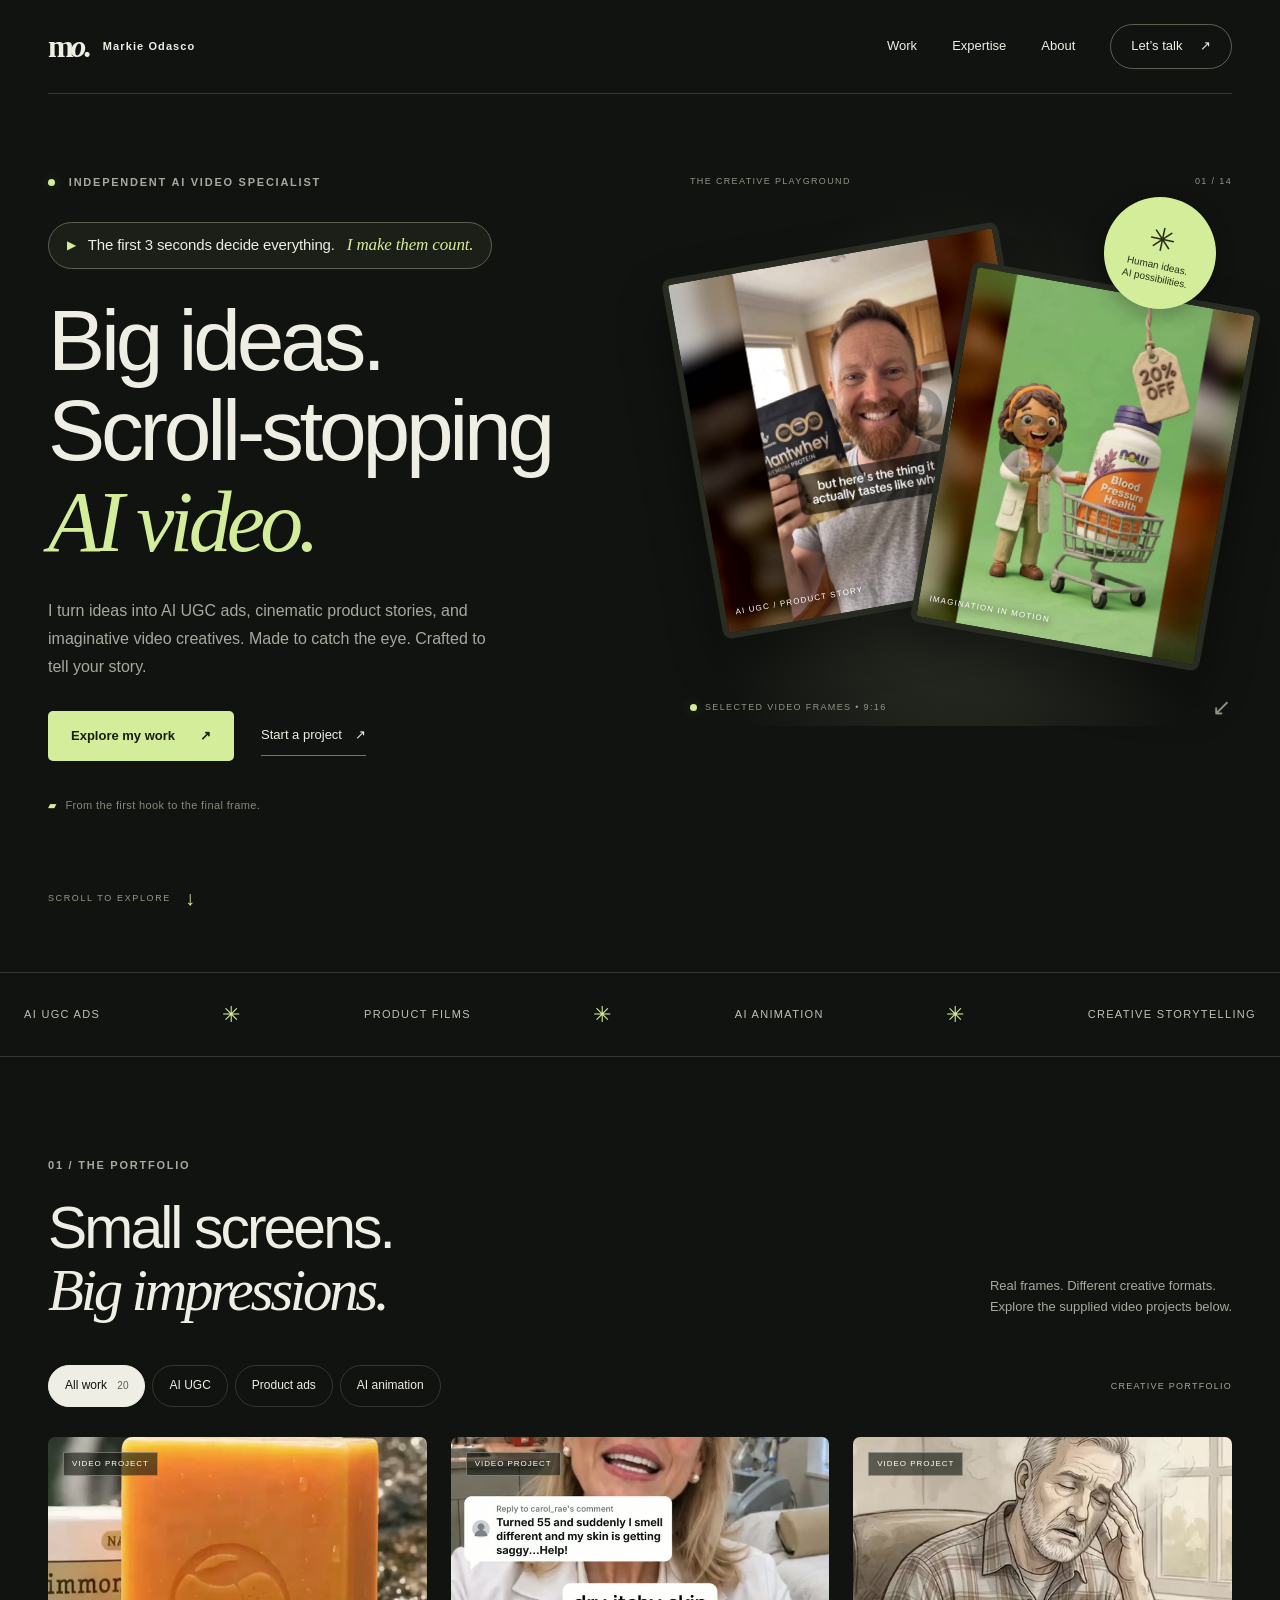
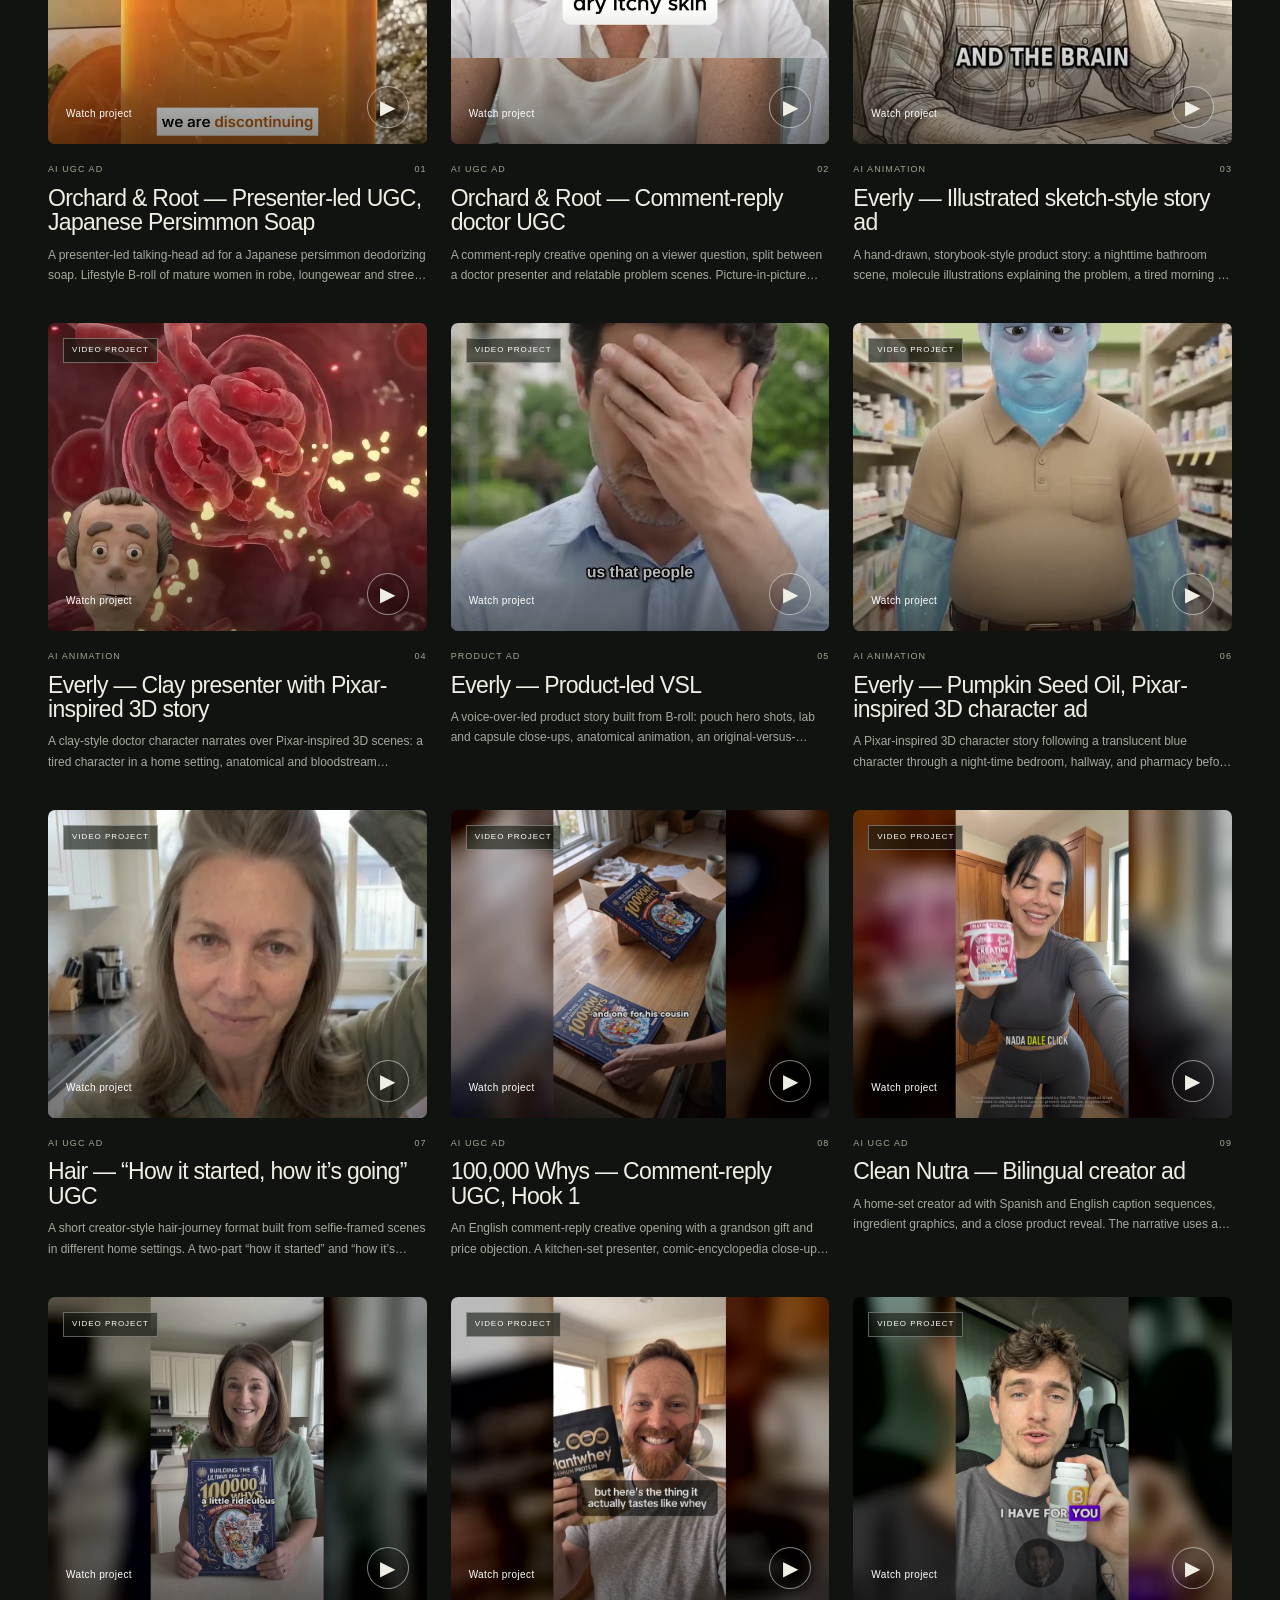
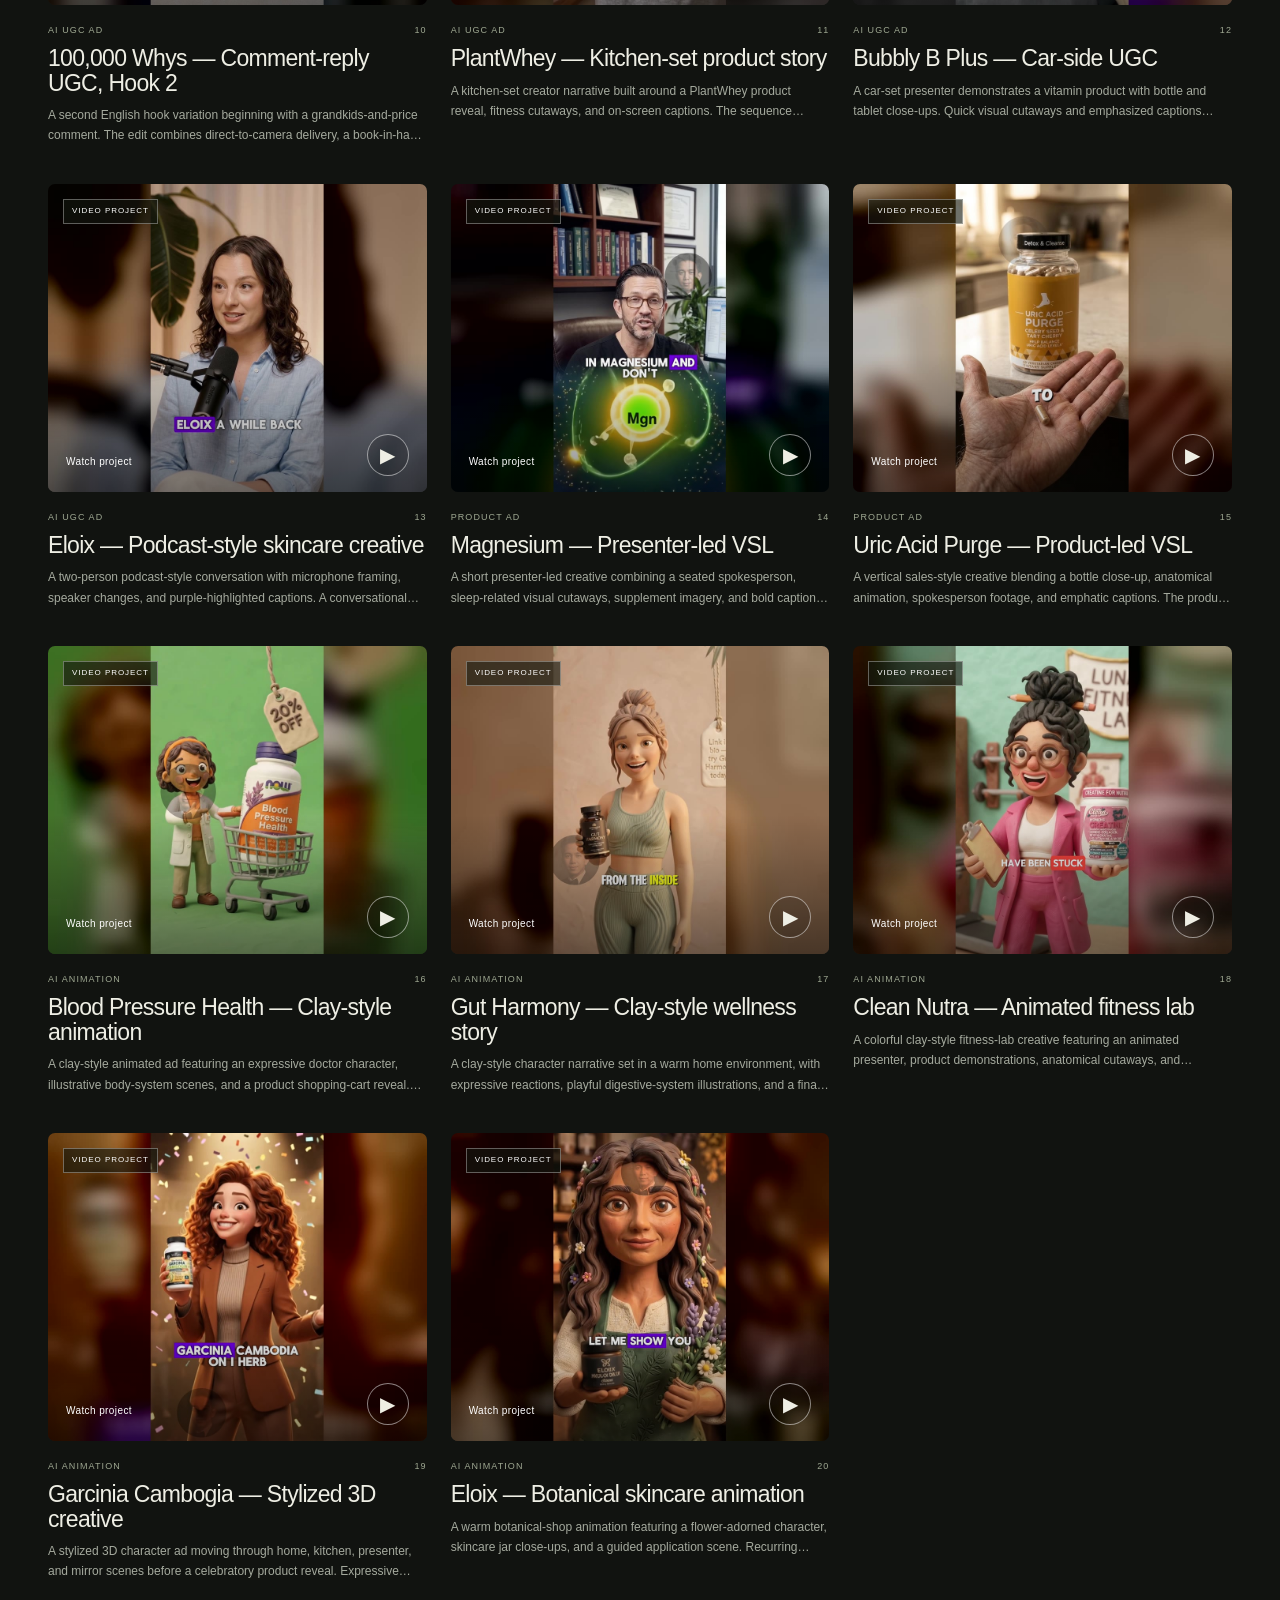
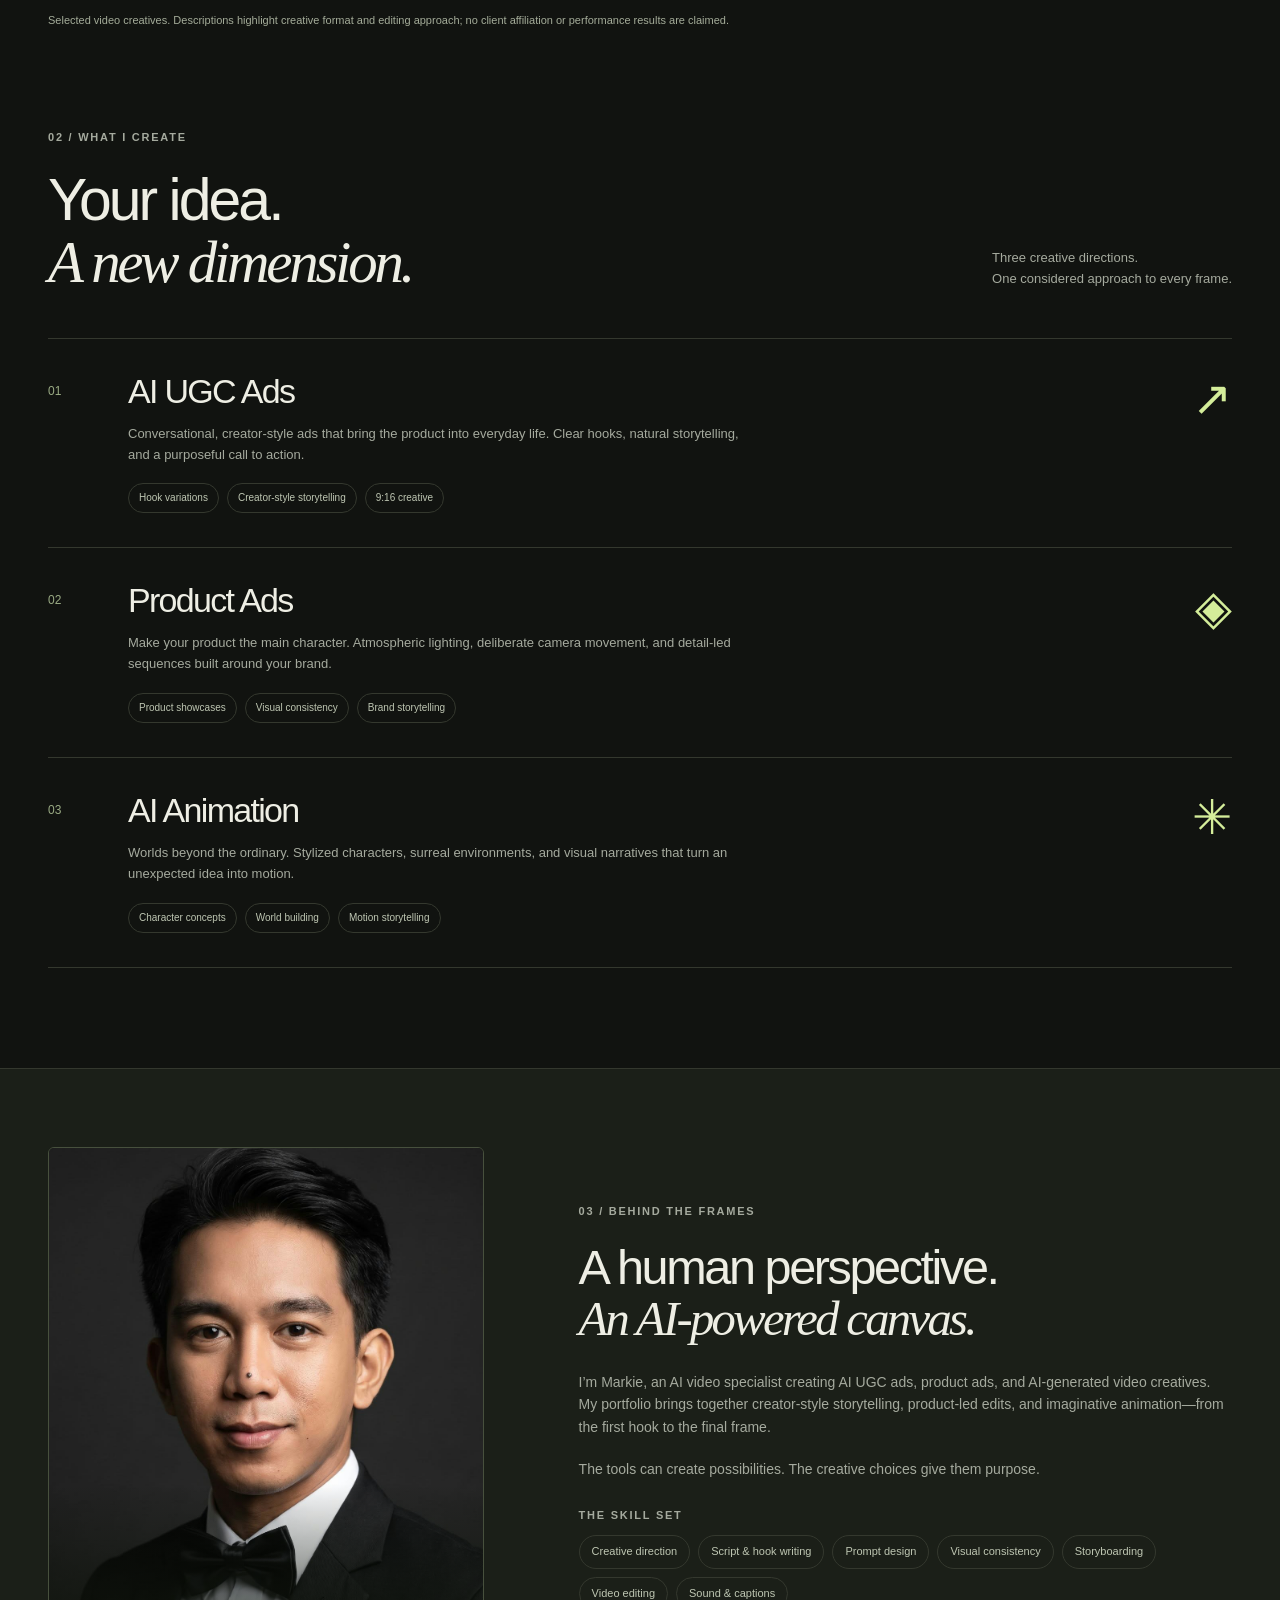
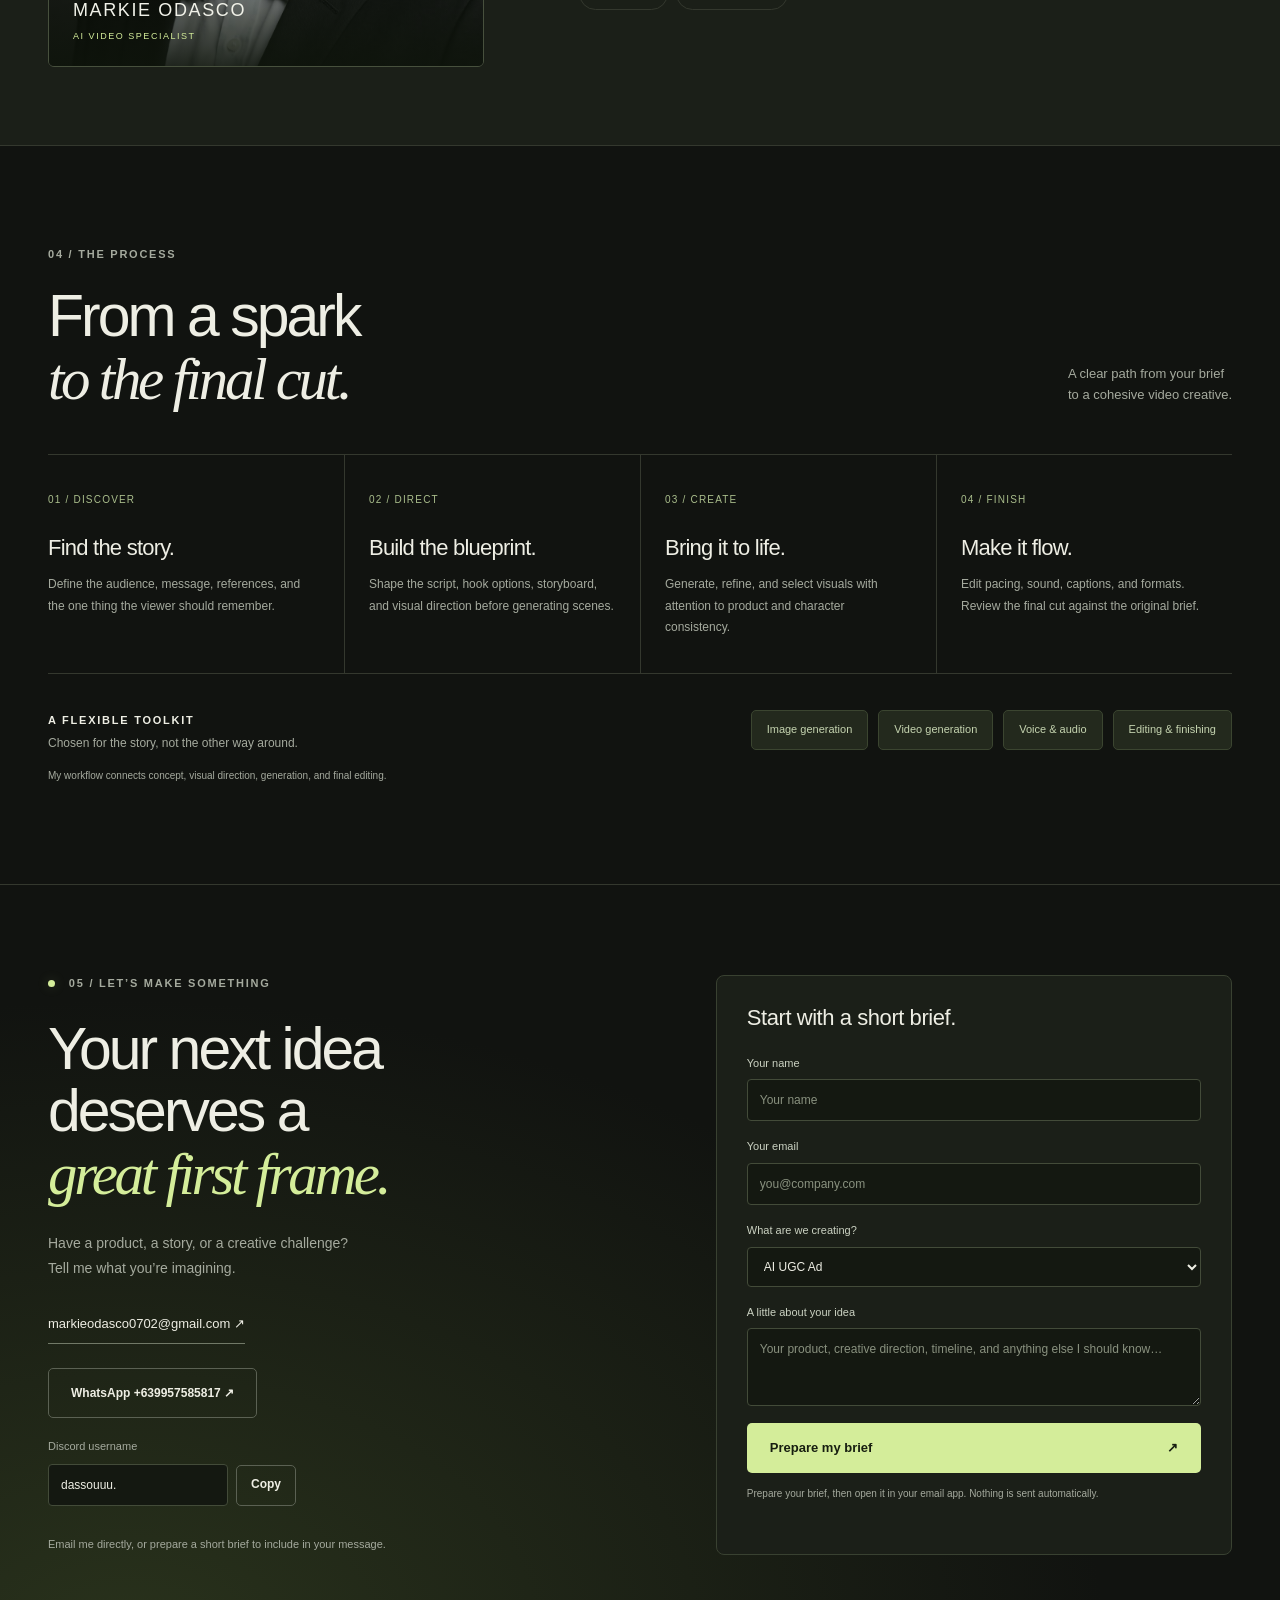
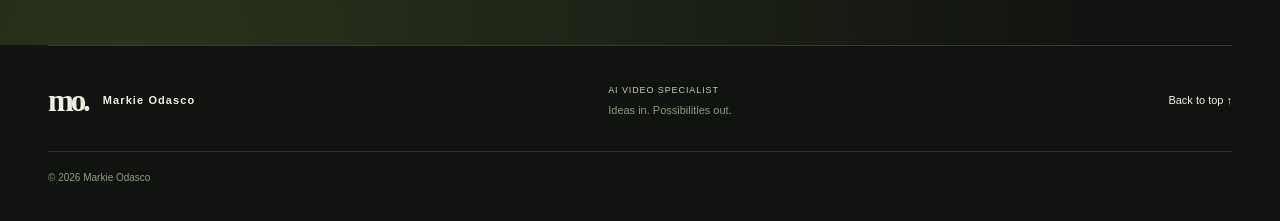
<file: index.html>
<!doctype html>
<html lang="en">
<head>
  <meta charset="utf-8">
  <meta name="viewport" content="width=device-width, initial-scale=1">
  <meta name="theme-color" content="#111310">
  <meta name="description" content="AI video creative portfolio. AI UGC ads, cinematic product ads, and AI animation, from concept to final cut.">
  <title>Markie Odasco — AI Video Specialist</title>
  <link rel="icon" href="assets/favicon.svg" type="image/svg+xml">
  <link rel="stylesheet" href="styles.css">
  <script defer src="config-data.js"></script>
  <script defer src="portfolio-config.js"></script>
  <script defer src="app.js"></script>
</head>
<body>
  <a class="skip-link" href="#main">Skip to content</a>
  <header class="site-header">
    <a class="brand" href="#home" aria-label="Portfolio home"><span class="brand-icon" aria-hidden="true">m<span>o</span>.</span><span data-name>Markie Odasco</span></a>
    <button class="menu-toggle" aria-expanded="false" aria-controls="navigation">Menu <span aria-hidden="true">＋</span></button>
    <nav id="navigation" aria-label="Main navigation"><a href="#work">Work</a><a href="#services">Expertise</a><a href="#about">About</a><a class="nav-contact" href="#contact">Let’s talk <span aria-hidden="true">↗</span></a></nav>
  </header>
  <main id="main">
    <section id="home" class="hero section-wrap">
      <div class="hero-copy">
        <p class="eyebrow"><span class="dot"></span> INDEPENDENT AI VIDEO SPECIALIST</p>
        <p class="hero-hook"><span aria-hidden="true">▶</span> The first 3 seconds decide everything. <em>I make them count.</em></p>
        <h1>Big ideas.<br>Scroll-stopping<br><span class="serif accent">AI video.</span></h1>
        <p class="hero-intro">I turn ideas into AI UGC ads, cinematic product stories, and imaginative video creatives. Made to catch the eye. Crafted to tell your story.</p>
        <div class="hero-actions"><a class="button primary" href="#work">Explore my work <span aria-hidden="true">↗</span></a><a class="text-link" href="#contact">Start a project <span aria-hidden="true">↗</span></a></div>
        <div class="hero-note"><span class="mini-icon" aria-hidden="true">▰</span> From the first hook to the final frame.</div>
      </div>
      <div class="hero-stage" aria-label="Selected frames from my video portfolio">
        <div class="stage-top"><span>THE CREATIVE PLAYGROUND</span><span>01 / 14</span></div>
        <div class="hero-frame frame-product"><img src="assets/thumbnails/plantwhey.jpg" alt="PlantWhey creator holding the product in a kitchen"><span class="frame-label">AI UGC / PRODUCT STORY</span></div>
        <div class="hero-frame frame-animation"><img src="assets/thumbnails/blood-pressure-claymation.jpg" alt="Clay-style animated character with a product shopping cart"><span class="frame-label">IMAGINATION IN MOTION</span></div>
        <div class="stage-sticker"><span aria-hidden="true">✳</span><span>Human ideas.<br>AI possibilities.</span></div>
        <div class="stage-bottom"><span class="dot"></span> SELECTED VIDEO FRAMES • 9:16 <span aria-hidden="true">↙</span></div>
      </div>
      <a class="scroll-cue" href="#work">SCROLL TO EXPLORE <span aria-hidden="true">↓</span></a>
    </section>
    <div class="discipline-strip" aria-label="Specialties"><span>AI UGC ADS</span><span aria-hidden="true">✳</span><span>PRODUCT FILMS</span><span aria-hidden="true">✳</span><span>AI ANIMATION</span><span aria-hidden="true">✳</span><span>CREATIVE STORYTELLING</span></div>
    <section id="work" class="section-wrap work-section">
      <div class="section-heading"><div><p class="eyebrow">01 / THE PORTFOLIO</p><h2>Small screens.<br><span class="serif">Big impressions.</span></h2></div><p>Real frames. Different creative formats.<br>Explore the supplied video projects below.</p></div>
      <div class="work-toolbar"><div class="filters" role="group" aria-label="Filter projects"><button class="filter active" data-filter="all" aria-pressed="true">All work <span>06</span></button><button class="filter" data-filter="ugc" aria-pressed="false">AI UGC</button><button class="filter" data-filter="product" aria-pressed="false">Product ads</button><button class="filter" data-filter="animation" aria-pressed="false">AI animation</button></div><span class="concept-note">VIDEO PORTFOLIO</span></div>
      <p id="project-count" class="sr-only" aria-live="polite"></p>
      <div id="project-grid" class="project-grid"></div>
      <noscript><p>Enable JavaScript to browse the editable project gallery. The expertise and contact details remain available below.</p></noscript>
      <p class="portfolio-note">Selected video creatives. Descriptions highlight the creative format and editing approach; no client affiliation or performance results are claimed.</p>
    </section>
    <section id="services" class="section-wrap services-section">
      <div class="section-heading"><div><p class="eyebrow">02 / WHAT I CREATE</p><h2>Your idea.<br><span class="serif">A new dimension.</span></h2></div><p>Three creative directions.<br>One considered approach to every frame.</p></div>
      <div class="service-list">
        <article id="ai-ugc"><span class="service-number">01</span><div><h3>AI UGC Ads</h3><p>Conversational, creator-style ads that bring the product into everyday life. Clear hooks, natural storytelling, and a purposeful call to action.</p><div class="chips"><span>Hook variations</span><span>Creator-style storytelling</span><span>9:16 creative</span></div></div><span class="service-symbol" aria-hidden="true">↗</span></article>
        <article id="product-ads"><span class="service-number">02</span><div><h3>Product Ads</h3><p>Make your product the main character. Atmospheric lighting, deliberate camera movement, and detail-led sequences built around your brand.</p><div class="chips"><span>Product showcases</span><span>Visual consistency</span><span>Brand storytelling</span></div></div><span class="service-symbol" aria-hidden="true">◈</span></article>
        <article id="ai-animation"><span class="service-number">03</span><div><h3>AI Animation</h3><p>Worlds beyond the ordinary. Stylized characters, surreal environments, and visual narratives that turn an unexpected idea into motion.</p><div class="chips"><span>Character concepts</span><span>World building</span><span>Motion storytelling</span></div></div><span class="service-symbol" aria-hidden="true">✳</span></article>
      </div>
    </section>
    <section id="about" class="about-section"><div class="section-wrap about-layout"><figure class="about-portrait"><img src="assets/profile.jpg" alt="Portrait of Markie Odasco" loading="lazy"><figcaption><span>MARKIE ODASCO</span><span>AI VIDEO SPECIALIST</span></figcaption></figure><div class="about-copy"><p class="eyebrow">03 / BEHIND THE FRAMES</p><h2>A human perspective.<br><span class="serif">An AI-powered canvas.</span></h2><p id="about-text">I’m an AI video specialist focused on AI UGC ads, product ads, and AI-generated video creatives. My approach connects creative direction with thoughtful generation and editing, so every scene serves the story.</p><p class="muted">The tools can create possibilities. The creative choices give them purpose.</p><h3 class="small-label">THE SKILL SET</h3><div id="skills" class="chips skill-chips"></div></div></div></section>
    <section id="workflow" class="section-wrap workflow-section"><div class="section-heading"><div><p class="eyebrow">04 / THE PROCESS</p><h2>From a spark<br><span class="serif">to the final cut.</span></h2></div><p>A clear path from your brief<br>to a cohesive video creative.</p></div><div class="workflow-grid"><article><span>01 / DISCOVER</span><h3>Find the story.</h3><p>Define the audience, message, references, and the one thing the viewer should remember.</p></article><article><span>02 / DIRECT</span><h3>Build the blueprint.</h3><p>Shape the script, hook options, storyboard, and visual direction before generating scenes.</p></article><article><span>03 / CREATE</span><h3>Bring it to life.</h3><p>Generate, refine, and select visuals with attention to product and character consistency.</p></article><article><span>04 / FINISH</span><h3>Make it flow.</h3><p>Edit pacing, sound, captions, and formats. Review the final cut against the original brief.</p></article></div><div class="tools-row"><p><span class="small-label">A FLEXIBLE TOOLKIT</span><br>Chosen for the story, not the other way around.</p><div id="tools" class="tools-chips"></div></div><p class="tool-note" id="tools-note">Tool categories shown; add your actual software stack in portfolio.ini.</p></section>
    <section id="contact" class="contact-section"><div class="section-wrap contact-layout"><div><p class="eyebrow"><span class="dot"></span> 05 / LET’S MAKE SOMETHING</p><h2>Your next idea<br>deserves a<br><span class="serif accent">great first frame.</span></h2><p>Have a product, a story, or a creative challenge?<br>Tell me what you’re imagining.</p><a id="email-link" class="text-link" hidden></a><div class="contact-channels"><a id="whatsapp-link" class="button secondary" hidden>WhatsApp ↗</a><div id="discord-contact" hidden><label for="discord-handle">Discord username</label><div class="discord-row"><input id="discord-handle" readonly aria-label="Discord username"><button id="copy-discord" type="button" class="button secondary">Copy</button></div><p id="discord-status" role="status"></p></div></div><p id="contact-note" class="contact-note">Prepare your project brief below. Direct email contact will appear when the portfolio owner adds their address.</p></div><form id="brief-form"><h3>Start with a short brief.</h3><label for="client-name">Your name<input id="client-name" name="name" autocomplete="name" required maxlength="100" placeholder="Your name"></label><label for="client-email">Your email<input id="client-email" name="email" type="email" autocomplete="email" required maxlength="200" placeholder="you@company.com"></label><label for="project-type">What are we creating?<select id="project-type" name="type"><option>AI UGC Ad</option><option>Product Ad</option><option>AI Animation</option><option>A mix of creative formats</option></select></label><label for="project-details">A little about your idea<textarea id="project-details" name="details" required minlength="10" maxlength="4000" rows="3" placeholder="Your product, creative direction, timeline, and anything else I should know…"></textarea></label><button type="submit" class="button primary">Prepare my brief <span aria-hidden="true">↗</span></button><p class="form-note" id="form-note">Your details stay in your browser. This form does not send a message.</p><div id="brief-result" hidden><label for="brief-output">Your prepared brief<textarea id="brief-output" readonly rows="7"></textarea></label><div class="brief-actions"><button type="button" id="copy-brief" class="button secondary">Copy brief</button><button type="button" id="download-brief" class="button secondary">Download .txt</button><a id="send-brief" class="button primary" hidden>Open email draft ↗</a></div><p id="form-status" role="status"></p></div></form></div></section>
  </main>
  <footer class="section-wrap"><a class="brand" href="#home"><span class="brand-icon" aria-hidden="true">mo.</span><span data-name>Markie Odasco</span></a><p>AI VIDEO SPECIALIST<br><span>Ideas in. Possibilities out.</span></p><a href="#home">Back to top ↑</a><small>© <span id="year">2026</span> <span data-name>Markie Odasco</span></small></footer>
  <dialog id="project-dialog" aria-labelledby="dialog-title"><div class="dialog-shell"><button class="dialog-close" aria-label="Close project">✕</button><div id="dialog-media"></div><div class="dialog-copy"><p id="dialog-category" class="eyebrow"></p><h2 id="dialog-title"></h2><p id="dialog-description"></p><div id="dialog-tags" class="chips"></div><p id="dialog-status" class="portfolio-note"></p><a class="button primary" href="#contact" id="dialog-contact">Create something like this ↗</a></div></div></dialog>
  <!-- PREVIEW DIAGNOSTIC START -->
  <script>
    // A readable explanation if index.html is opened without its companion files.
    window.addEventListener('load', function () {
      var missing = [];
      if (!getComputedStyle(document.documentElement).getPropertyValue('--bg').trim()) missing.push('styles.css');
      if (window.PORTFOLIO_CONFIG_ERROR) return;
      if (!window.PortfolioConfig) missing.push('config-data.js or portfolio-config.js');
      if (!window.PORTFOLIO_APP_LOADED) missing.push('app.js');
      if (!missing.length) return;
      var note = document.createElement('div');
      note.setAttribute('role', 'alert');
      note.style.cssText = 'position:fixed;inset:12px 12px auto;z-index:10000;background:#fff3ce;color:#241d0b;border:2px solid #956b13;border-radius:8px;padding:18px;font:15px/1.5 Arial,sans-serif;box-shadow:0 5px 24px #0005';
      note.textContent = 'Preview files did not load: ' + missing.join(', ') + '. Right-click the ZIP → Extract All, then open START-HERE.html in Edge or Chrome. For index.html, keep styles.css, config-data.js, portfolio-config.js, app.js and the assets folder beside it.';
      document.body.appendChild(note);
    });
  </script>
  <!-- PREVIEW DIAGNOSTIC END -->
</body>
</html>
</file>
<file: styles.css>
:root{--bg:#111310;--panel:#1a1d18;--ink:#eeeee4;--muted:#a5aa9e;--line:#34382e;--accent:#d4ed9a;--serif:Georgia,'Times New Roman',serif;--sans:Arial,Helvetica,sans-serif;--wrap:1240px}
*{box-sizing:border-box}html{scroll-behavior:smooth;scroll-padding-top:100px}body{margin:0;background:var(--bg);color:var(--ink);font-family:var(--sans);font-size:16px;line-height:1.6}body.modal-open{overflow:hidden}a{color:inherit;text-decoration:none}button,input,select,textarea{font:inherit}button,a,input,textarea,select{-webkit-tap-highlight-color:transparent}button{cursor:pointer}button:disabled{cursor:default}button{color:inherit}img{display:block;width:100%;object-fit:cover}h1,h2,h3,p{margin:0}h1,h2,h3{font-weight:500;line-height:1.06;letter-spacing:-.05em}h1{font-size:clamp(58px,6.7vw,96px)}h2{font-size:clamp(38px,4.6vw,64px)}h3{font-size:28px}p{color:var(--muted)}[hidden]{display:none!important}::selection{background:var(--accent);color:var(--bg)}:focus-visible{outline:2px solid var(--accent);outline-offset:6px}.section-wrap{width:min(var(--wrap),calc(100% - 96px));margin-inline:auto}.serif{font-family:var(--serif);font-style:italic;font-weight:400;letter-spacing:-.055em}.accent{color:var(--accent)}.eyebrow,.small-label{font-size:11px;letter-spacing:.16em;font-weight:600;color:var(--muted)}.dot{width:7px;height:7px;border-radius:50%;background:var(--accent);display:inline-block;box-shadow:0 0 12px #d4ed9a35}.eyebrow .dot{margin-right:9px}.site-header{height:94px;width:min(var(--wrap),calc(100% - 96px));margin:auto;display:flex;align-items:center;justify-content:space-between;border-bottom:1px solid var(--line);position:relative;z-index:20}.brand{display:inline-flex;align-items:center;gap:15px;font-size:11px;letter-spacing:.1em;font-weight:600}.brand-icon{font-size:31px;letter-spacing:-.1em;font-family:var(--serif);line-height:1}.brand-icon span{font-style:italic}.site-header nav{display:flex;align-items:center;gap:35px;font-size:13px}.site-header nav a{transition:color .2s}.site-header nav a:hover{color:var(--accent)}.nav-contact{border:1px solid #5b6153;padding:11px 20px;border-radius:30px}.nav-contact span{margin-left:14px}.menu-toggle{display:none}.hero{padding-top:80px;padding-bottom:28px;display:grid;grid-template-columns:1.12fr 1fr;gap:35px;position:relative}.hero-copy .eyebrow{margin-bottom:30px}.hero-intro{font-size:16px;max-width:440px;margin:28px 0 30px;line-height:1.75}.hero-actions{display:flex;gap:27px;align-items:center}.button{display:inline-flex;justify-content:center;align-items:center;gap:25px;min-height:50px;border-radius:5px;padding:13px 22px;font-size:13px;font-weight:600;border:1px solid transparent;transition:background .2s,transform .2s}.button:hover{transform:translateY(-3px)}.primary{background:var(--accent);color:#171e10}.primary:hover{background:#e3fbb2}.secondary{background:transparent;border-color:#5b6153}.secondary:hover{background:#34382e}.text-link{font-size:13px;border-bottom:1px solid #717967;padding:9px 0}.text-link span{margin-left:9px}.text-link:hover{color:var(--accent)}.hero-note{font-size:11px;letter-spacing:.035em;color:#858b7c;margin-top:36px;display:flex;align-items:center;gap:9px}.mini-icon{color:var(--accent)}.hero-stage{height:552px;position:relative;isolation:isolate;background:radial-gradient(ellipse at 50% 65%,#32382c 0%,transparent 68%)}.stage-top,.stage-bottom{position:absolute;display:flex;justify-content:space-between;align-items:center;left:0;right:0;font-size:9px;letter-spacing:.15em;color:#8e9685;gap:8px}.stage-top{top:0}.stage-bottom{bottom:0;justify-content:flex-start}.stage-bottom>span:last-child{margin-left:auto;font-size:23px}.hero-frame{border-radius:9px;overflow:hidden;border:6px solid #282c23;box-shadow:0 25px 50px #0006;position:absolute;transition:transform .5s}.hero-frame img{height:100%}.frame-product{width:63%;height:365px;top:74px;left:0;transform:rotate(-10deg);z-index:1}.frame-product:hover{transform:rotate(-5deg) translateY(-8px)}.frame-animation{width:54%;height:366px;top:109px;right:0;transform:rotate(10deg);z-index:2}.frame-animation:hover{transform:rotate(5deg) translateY(-8px)}.frame-label{position:absolute;left:10px;bottom:12px;right:10px;color:white;font-size:8px;letter-spacing:.15em;text-shadow:0 2px 8px #000}.stage-sticker{position:absolute;right:3%;top:23px;z-index:3;border-radius:50%;background:var(--accent);color:#273018;width:112px;height:112px;display:flex;align-items:center;justify-content:center;flex-direction:column;transform:rotate(12deg);box-shadow:0 5px 20px #0004;text-align:center;font-size:10px;line-height:1.3}.stage-sticker>span:first-child{font-size:32px;line-height:1.2}.scroll-cue{grid-column:1/-1;font-size:9px;letter-spacing:.18em;color:#949b89;display:flex;gap:14px;align-items:center;margin-top:32px}.scroll-cue span{font-size:20px;color:var(--accent)}.discipline-strip{border-block:1px solid var(--line);margin-top:30px;padding:24px max(24px,calc((100vw - 1240px)/2));display:flex;align-items:center;justify-content:space-between;gap:20px;font-size:11px;letter-spacing:.12em;color:#bdc3b2;overflow:hidden;white-space:nowrap}.discipline-strip span:nth-child(even){font-size:22px;color:var(--accent)}.work-section,.services-section,.workflow-section{padding-block:100px}.section-heading{display:flex;justify-content:space-between;align-items:flex-end;gap:35px;margin-bottom:43px}.section-heading .eyebrow{margin-bottom:22px}.section-heading>p{font-size:13px;max-width:280px;margin-bottom:5px}.work-toolbar{display:flex;justify-content:space-between;align-items:center;gap:20px;margin-bottom:30px}.filters{display:flex;gap:7px;flex-wrap:wrap}.filter{font-size:12px;padding:10px 16px;border-radius:30px;background:transparent;border:1px solid var(--line);transition:background .2s,color .2s}.filter:hover{border-color:#889279}.filter.active{background:var(--ink);color:var(--bg);border-color:var(--ink)}.filter span{font-size:10px;opacity:.65;margin-left:7px}.concept-note{font-size:9px;color:#a1a995;letter-spacing:.14em}.project-grid{display:grid;grid-template-columns:repeat(3,minmax(0,1fr));gap:38px 24px}.project-poster{display:block;width:100%;aspect-ratio:1.23;overflow:hidden;position:relative;padding:0;background:#252a20;border:0;border-radius:7px}.project-poster img{height:100%;transition:transform .6s}.project-poster:hover img,.project-poster:focus-visible img{transform:scale(1.06)}.project-poster:after{content:'';position:absolute;inset:55% 0 0;background:linear-gradient(transparent,#0007);pointer-events:none}.project-badge{position:absolute;top:15px;left:15px;border:1px solid #ffffff55;background:#1317109c;padding:5px 8px;font-size:8px;letter-spacing:.12em;z-index:1;color:#fff}.play-icon{position:absolute;right:18px;bottom:16px;border:1px solid #ffffff80;width:42px;height:42px;border-radius:50%;display:grid;place-items:center;font-size:20px;z-index:1;background:#0002;transition:background .2s,color .2s}.project-poster:hover .play-icon{background:var(--accent);color:#1d2514}.poster-cta{position:absolute;left:18px;bottom:22px;font-size:10px;letter-spacing:.04em;z-index:1;color:#fff}.project-meta{display:flex;justify-content:space-between;align-items:center;font-size:9px;color:#9fa892;letter-spacing:.12em;margin:18px 0 9px}.project-card h3{font-size:23px;letter-spacing:-.03em}.project-summary{font-size:12px;line-height:1.7;margin-top:10px;display:-webkit-box;-webkit-line-clamp:2;-webkit-box-orient:vertical;overflow:hidden}.portfolio-note{font-size:11px;color:#a4ac99;line-height:1.7;margin-top:29px}.services-section{padding-top:0}.service-list{border-top:1px solid var(--line)}.service-list article{border-bottom:1px solid var(--line);padding:34px 0;display:grid;grid-template-columns:60px 1fr 80px;gap:20px;align-items:start}.service-number{font-size:12px;color:#9aab84;margin-top:9px}.service-list h3{font-size:34px}.service-list p{font-size:13px;max-width:620px;margin-top:15px}.chips{display:flex;flex-wrap:wrap;gap:8px}.chips span{font-size:10px;padding:6px 10px;border:1px solid var(--line);border-radius:30px;color:#bec6b2}.service-list .chips{margin-top:18px}.service-symbol{font-size:48px;color:var(--accent);line-height:1.1;text-align:right}.about-section{background:#1b1f18;border-block:1px solid var(--line);padding-block:78px}.about-layout{display:grid;grid-template-columns:.8fr 1.2fr;gap:95px;align-items:center}.about-art{height:420px;border:1px solid #47503d;position:relative;overflow:hidden;background:radial-gradient(circle at 50% 45%,#39452a 0%,#20271b 45%,#171b14 80%)}.orbit{width:280px;height:280px;border:1px solid #b0c99245;border-radius:50%;position:absolute;left:calc(50% - 140px);top:22px}.orbit-one{transform:rotate(-40deg) scaleX(.5)}.orbit-two{transform:rotate(40deg) scaleX(.5)}.art-spark{display:block;text-align:center;color:var(--accent);font-size:166px;line-height:1.3;position:relative;margin-top:33px;filter:drop-shadow(0 0 24px #c5ed7644)}.art-caption{font-size:24px;letter-spacing:-.02em;line-height:1.3;position:absolute;bottom:43px;left:30px}.art-corner{font-size:8px;letter-spacing:.15em;position:absolute;bottom:15px;right:17px;color:#9aa88b}.about-copy h2{font-size:clamp(37px,3.8vw,53px);margin:21px 0 25px}.about-copy>p:not(.eyebrow){font-size:14px;margin-bottom:20px}.about-copy .small-label{margin:30px 0 13px}.skill-chips span{font-size:11px;padding:7px 12px}.workflow-grid{display:grid;grid-template-columns:repeat(4,minmax(0,1fr));border-top:1px solid var(--line);border-bottom:1px solid var(--line)}.workflow-grid article{padding:30px 24px 34px 0}.workflow-grid article+article{padding-left:24px;border-left:1px solid var(--line)}.workflow-grid article>span{font-size:10px;letter-spacing:.12em;color:#aabe8c}.workflow-grid h3{font-size:22px;margin:25px 0 15px;letter-spacing:-.035em}.workflow-grid p{font-size:12px;line-height:1.8}.tools-row{display:flex;align-items:center;justify-content:space-between;gap:30px;margin-top:33px}.tools-row>p{font-size:12px}.tools-row .small-label{color:var(--ink);line-height:2.5}.tools-chips{display:flex;flex-wrap:wrap;gap:10px}.tools-chips span{background:#23291d;border:1px solid #3b4530;padding:10px 15px;border-radius:5px;font-size:11px;color:#c5d4b0}.tool-note{font-size:10px;margin-top:15px}.contact-section{border-top:1px solid var(--line);background:radial-gradient(ellipse at 10% 100%,#29321c 0%,transparent 60%);padding-block:90px}.contact-layout{display:grid;grid-template-columns:1.1fr 1fr;gap:100px}.contact-layout h2{margin:25px 0}.contact-layout>div>p:not(.eyebrow){font-size:14px;line-height:1.8}.contact-layout .contact-note{max-width:400px;font-size:11px!important;margin-top:22px}.contact-layout .text-link{display:inline-block;margin-top:23px}form{background:#1b1f18;border:1px solid #394131;padding:30px;border-radius:8px}form h3{font-size:22px;margin-bottom:25px;letter-spacing:-.02em}label{display:block;font-size:11px;color:#cbd2c2;margin-bottom:17px}input,select,textarea{display:block;margin-top:7px;width:100%;border:1px solid #434b39;border-radius:4px;background:#141811;color:var(--ink);padding:11px 12px;font-size:12px;line-height:1.5}textarea{resize:vertical}input::placeholder,textarea::placeholder{color:#89917f}select{color-scheme:dark}form>.button{width:100%;justify-content:space-between}.form-note{font-size:10px;margin-top:13px}#brief-result{border-top:1px solid var(--line);margin-top:24px;padding-top:23px}.brief-actions{display:flex;flex-wrap:wrap;gap:10px}.brief-actions .button{font-size:11px;padding:9px 13px;min-height:42px}#form-status{font-size:11px;margin-top:15px;color:var(--accent)}footer{display:grid;grid-template-columns:1fr 1fr auto;gap:30px;padding-block:35px;border-top:1px solid var(--line);align-items:center}footer>p{font-size:9px;letter-spacing:.1em;line-height:2;color:#c1c9b5}footer>p>span{font-size:11px;color:#8d9781;letter-spacing:0}footer>a:not(.brand){font-size:11px}footer small{grid-column:1/-1;color:#8e9881;font-size:10px;border-top:1px solid #2b3225;padding-top:18px}dialog{width:min(930px,calc(100% - 40px));max-height:90dvh;padding:0;border:1px solid #5b6550;border-radius:12px;background:var(--panel);color:var(--ink);overflow:auto}dialog::backdrop{background:#070906db;backdrop-filter:blur(8px)}.dialog-shell{position:relative;display:grid;grid-template-columns:1fr 1fr}.dialog-close{position:absolute;right:12px;top:12px;z-index:5;width:37px;height:37px;border:1px solid #727e65;border-radius:50%;background:#111c;color:#fff}#dialog-media{background:#0b0d09;min-height:440px;display:flex;align-items:center}#dialog-media img{height:100%;object-fit:cover}#dialog-media video{width:100%;max-height:78dvh}.dialog-copy{padding:54px 30px 30px}.dialog-copy h2{font-size:37px;margin:17px 0 22px}.dialog-copy>p:not(.eyebrow){font-size:13px}.dialog-copy .chips{margin:22px 0}.dialog-copy .portfolio-note{font-size:10px!important}.dialog-copy>.button{margin-top:22px;gap:10px}.missing-poster{background:radial-gradient(circle at 50% 40%,#596d3f,#20291a)}.reveal{transition:transform .7s,opacity .7s;transform:translateY(18px);opacity:.5}.reveal.in-view{transform:translateY(0);opacity:1}.skip-link{position:absolute;top:-100px;left:20px;padding:10px;background:var(--accent);color:var(--bg);z-index:100}.skip-link:focus{top:12px}.sr-only{position:absolute;width:1px;height:1px;padding:0;margin:-1px;overflow:hidden;clip:rect(0,0,0,0);white-space:nowrap;border:0}
@media(min-width:1500px){.hero{padding-top:95px;padding-bottom:45px}.hero-stage{height:580px}.frame-product{height:395px}.frame-animation{height:390px}}
@media(max-width:1050px){.section-wrap,.site-header{width:calc(100% - 56px)}.hero{gap:22px;padding-top:65px}.hero-stage{height:515px}.hero-frame{border-width:4px}.frame-product{height:330px;top:86px}.frame-animation{height:330px;top:119px}.stage-sticker{width:95px;height:95px;right:0}.hero-actions{gap:17px}.about-layout{gap:45px}.contact-layout{gap:45px}.tools-row{align-items:flex-start}.tools-chips{justify-content:flex-end}.project-grid{gap:30px 18px}.workflow-grid h3{font-size:20px}.project-card h3{font-size:21px}.hero-intro{font-size:14px}.hero-note{font-size:10px}.concept-note{display:none}}
@media(max-width:760px){html{scroll-padding-top:25px}.section-wrap,.site-header{width:calc(100% - 40px)}.site-header{height:77px}.brand{font-size:10px}.menu-toggle{display:flex;align-items:center;gap:16px;border:1px solid #4c5542;border-radius:30px;background:transparent;padding:8px 14px;font-size:12px}.menu-toggle span{color:var(--accent);font-size:19px}.site-header nav{display:none;position:absolute;top:66px;left:0;right:0;background:#20251c;border:1px solid #4c5542;border-radius:8px;padding:22px;flex-direction:column;align-items:stretch;gap:14px;box-shadow:0 20px 30px #0007}.site-header nav.open{display:flex}.site-header nav a{padding:9px}.site-header nav .nav-contact{padding:10px 16px}.hero{grid-template-columns:1fr;padding-top:44px;gap:40px}.hero-copy .eyebrow{font-size:9px;margin-bottom:23px}h1{font-size:clamp(55px,11vw,82px)}.hero-intro{font-size:14px;margin:24px 0;max-width:460px}.hero-actions{gap:24px;flex-wrap:wrap}.button{padding:13px 18px}.hero-note{margin-top:23px}.hero-stage{height:470px;width:min(470px,100%);margin:auto}.frame-product{height:310px;top:62px;left:4%;width:60%}.frame-animation{height:310px;top:100px;right:3%;width:51%}.stage-top{font-size:8px}.stage-sticker{top:23px;right:4%;width:98px;height:98px}.stage-bottom{font-size:8px}.scroll-cue{margin-top:0}.discipline-strip{padding:20px;gap:23px;font-size:9px;justify-content:flex-start;flex-wrap:wrap;white-space:normal}.discipline-strip span:last-child,.discipline-strip span:nth-last-child(2){display:none}.work-section,.workflow-section{padding-block:65px}.section-heading{align-items:flex-start;flex-direction:column;gap:21px;margin-bottom:30px}.section-heading .eyebrow{font-size:9px;margin-bottom:19px}.section-heading>p{font-size:12px}.work-toolbar{margin-bottom:22px}.filters{gap:6px}.filter{font-size:10px;padding:9px 12px}.project-grid{grid-template-columns:repeat(2,minmax(0,1fr));gap:29px 15px}.project-poster{aspect-ratio:.88}.project-badge{font-size:6px;top:10px;left:9px;padding:4px 6px}.project-meta{font-size:8px;letter-spacing:.07em;gap:3px;margin-top:13px}.project-card h3{font-size:20px}.project-summary{font-size:11px}.play-icon{width:32px;height:32px;font-size:15px;right:10px;bottom:13px}.poster-cta{font-size:8px;left:10px;bottom:22px}.services-section{padding-top:0;padding-bottom:65px}.service-list article{grid-template-columns:27px 1fr 30px;gap:12px;padding-block:28px}.service-list h3{font-size:28px}.service-list p{font-size:12px}.service-symbol{font-size:29px}.chips span{font-size:9px}.about-section{padding-block:55px}.about-layout{grid-template-columns:1fr;gap:33px}.about-art{height:310px;max-width:440px;width:100%;margin:auto}.art-spark{font-size:120px;margin-top:3px}.orbit{top:-41px}.art-caption{font-size:20px;bottom:31px}.about-copy h2{font-size:39px}.about-copy>p:not(.eyebrow){font-size:13px}.workflow-grid{grid-template-columns:repeat(2,minmax(0,1fr))}.workflow-grid article{padding:25px 20px 25px 0}.workflow-grid article+article{padding-left:20px}.workflow-grid article:nth-child(3){border-left:0;padding-left:0}.workflow-grid article:nth-child(n+3){border-top:1px solid var(--line)}.workflow-grid h3{font-size:21px;margin-top:20px}.workflow-grid p{font-size:11px}.tools-row{flex-direction:column;gap:20px}.tools-chips{justify-content:flex-start;gap:8px}.tools-chips span{font-size:10px;padding:8px 12px}.contact-section{padding-block:62px}.contact-layout{grid-template-columns:1fr;gap:35px}.contact-layout h2{font-size:clamp(42px,9vw,62px)}form{padding:23px}.contact-layout .contact-note{max-width:400px}footer{grid-template-columns:1fr auto;gap:22px;padding-block:28px}footer>p{grid-column:1;grid-row:2}footer>a:not(.brand){grid-column:2;grid-row:1}.dialog-shell{grid-template-columns:1fr}#dialog-media{height:260px;min-height:0}#dialog-media img{object-fit:cover}#dialog-media video{height:100%;object-fit:contain}.dialog-copy{padding:25px}.dialog-copy h2{font-size:31px}.dialog-copy .eyebrow{font-size:9px}}
@media(max-width:370px){.hero-actions{gap:16px}.hero-actions .button{font-size:11px}.hero-actions .text-link{font-size:11px}.hero-stage{height:410px}.frame-product{height:260px}.frame-animation{height:265px}.project-grid{grid-template-columns:1fr}.project-poster{aspect-ratio:1.23}.project-badge{font-size:8px}.poster-cta{font-size:10px}.workflow-grid h3{font-size:18px}.filter{padding:8px 10px}.discipline-strip{gap:14px}}
@media(prefers-reduced-motion:reduce){html{scroll-behavior:auto}*,*:before,*:after{animation:none!important;transition:none!important}.reveal{opacity:1;transform:none}}
/* Real portfolio media and contact channels. */
.about-portrait{margin:0;border:1px solid #47503d;position:relative;background:#1a1d18;overflow:hidden;border-radius:6px;height:520px}.about-portrait img{height:100%;object-fit:cover;object-position:50% 26%}.about-portrait:after{content:'';position:absolute;inset:65% 0 0;background:linear-gradient(transparent,#0e140be6);pointer-events:none}.about-portrait figcaption{position:absolute;left:24px;right:24px;bottom:22px;z-index:1;display:flex;flex-direction:column;gap:4px}.about-portrait figcaption span:first-child{font-size:18px;letter-spacing:.09em;color:#f0f1e8}.about-portrait figcaption span:last-child{font-size:9px;letter-spacing:.17em;color:var(--accent)}.contact-channels{margin-top:24px;display:flex;flex-direction:column;align-items:flex-start;gap:20px}.contact-channels .button{font-size:12px;overflow-wrap:anywhere}.contact-channels label{margin-bottom:0;color:var(--muted)}.discord-row{display:flex;align-items:center;gap:8px}.discord-row input{width:180px;margin-top:8px;min-width:0}.discord-row button{margin-top:8px;min-height:41px;padding:8px 14px}.contact-channels [role=status]{font-size:10px;margin-top:7px;color:var(--accent)}#dialog-media img{object-fit:contain}
@media(max-width:760px){.about-portrait{height:420px;max-width:420px;width:100%;margin:auto}.contact-channels .button{font-size:11px}.contact-layout{gap:38px}}

.hero-hook{display:inline-flex;align-items:center;gap:12px;margin:0 0 26px;padding:11px 18px;border:1px solid #5b6153;border-radius:30px;background:#1b1f18;color:var(--ink);font-size:15px;line-height:1.35;letter-spacing:-.01em}.hero-hook span{color:var(--accent);font-size:12px}.hero-hook em{font-family:var(--serif);color:var(--accent);font-size:17px}@media(max-width:760px){.hero-hook{font-size:13px;padding:10px 14px;align-items:flex-start}.hero-hook em{font-size:15px}}
</file>
